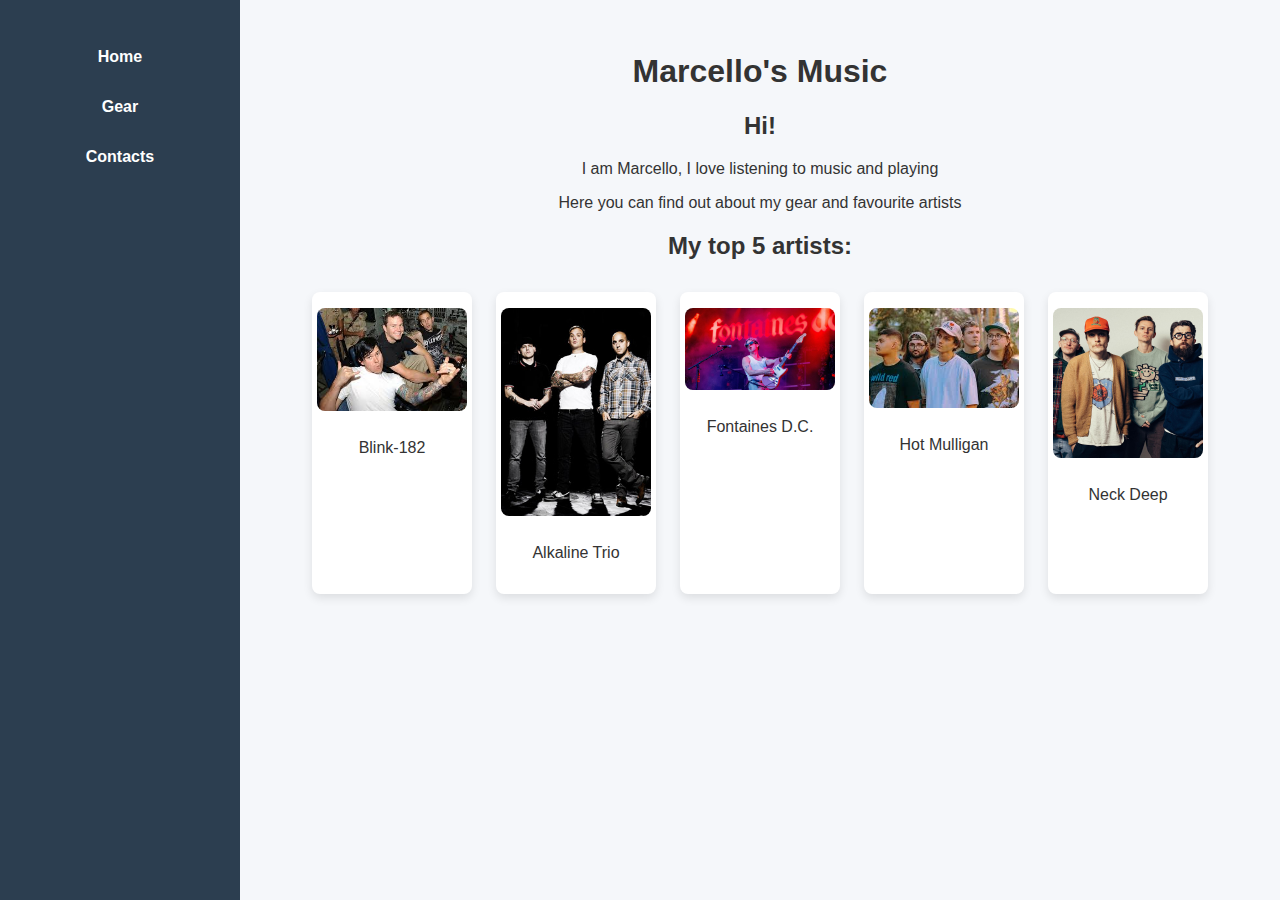
<file: www/index.html>
<!DOCTYPE html>
<html lang="it">
<head>
  <meta charset="UTF-8">
  <meta name="viewport" content="width=device-width, initial-scale=1.0">
  <title>Home</title>
  <link rel="stylesheet" href="css/general.css" />
  <link rel="stylesheet" href="css/index.css" />
</head>
<body>

  <nav>
    <a href="index.html">Home</a>
    <a href="gear.html">Gear</a>
    <a href="contact.html">Contacts</a>
  </nav>

  <div class="content">
    <main>
      <section class="intro">
        <h1>Marcello's Music</h1>
        <h2>Hi!</h2>
        <p>I am Marcello, I love listening to music and playing</p>
        <p>Here you can find out about my gear and favourite artists</p>
        <h2>My top 5 artists:</h2>
        <section class="artisti">
            <div class="artista">
                <a href="https://open.spotify.com/intl-it/artist/6FBDaR13swtiWwGhX1WQsP?si=UCAL_ovpQLeU3IBWQ0V4Qw" target="_blank">
                <img src="img/blink.jpg" alt="Blink-182">
                <p>Blink-182</p>
                </a>
            </div>
            <div class="artista">
                <a href="https://open.spotify.com/intl-it/artist/1aEYCT7t18aM3VvM6y8oVR?si=r6gQOtrmQfm1t0visdd-Gw" target="_blank">
                <img src="img/trio.jpg" alt="Alkaline Trio">
                <p>Alkaline Trio</p>
                </a>
            </div>
            <div class="artista">
                <a href="https://open.spotify.com/intl-it/artist/3SXwqSqAoBz9WCI9PDQzY6?si=K6Cwo4dmStS4xy0Z7t6DWg" target="_blank">
                <img src="img/fdc.jpg" alt="Fontaines D.C.">
                <p>Fontaines D.C.</p>
                </a>
            </div>
            <div class="artista">
                <a href="https://open.spotify.com/intl-it/artist/1lKZzN2d4IqiEYxyECIEHI?si=idosOc_8Qn25rUAHFFMkBg" target="_blank">
                <img src="img/hotmull.jpg" alt="Hot Mulligan">
                <p>Hot Mulligan</p>
                </a>
            </div>
            <div class="artista">
                <a href="https://open.spotify.com/intl-it/artist/2TM0qnbJH4QPhGMCdPt7fH?si=cqlNviuDSJ-FRwHcN6bxcg" target="_blank">
                <img src="img/neckdeep.jpg" alt="Neck Deep">
                <p>Neck Deep</p>
                </a>
            </div>
        </section>
      </section>
    </main>
  </div>
</body>
</html>
</file>
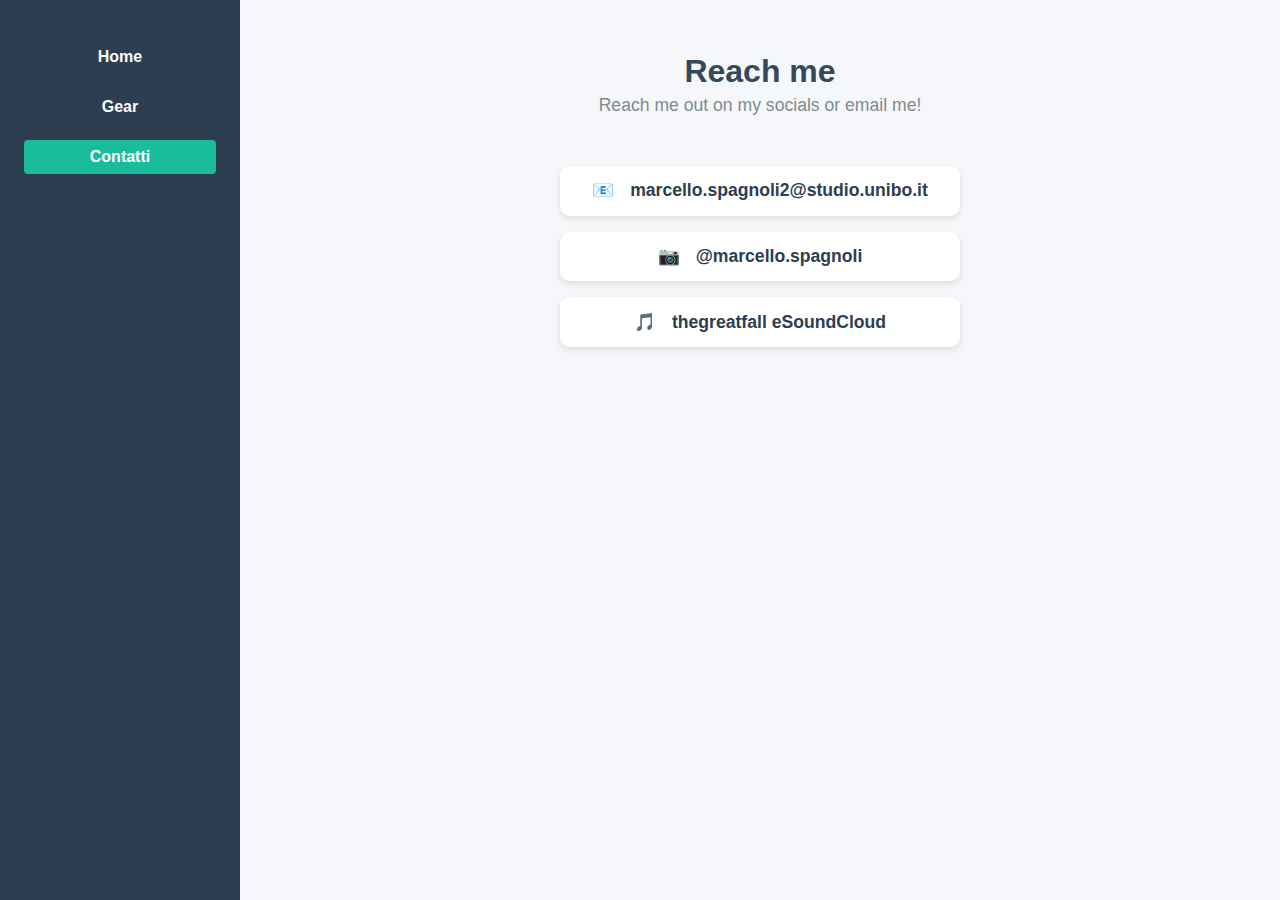
<file: www/contact.html>
<!DOCTYPE html>
<html lang="it">
<head>
  <meta charset="UTF-8" />
  <meta name="viewport" content="width=device-width, initial-scale=1" />
  <title>Contatti</title>
  <link rel="stylesheet" href="css/general.css" />
  <link rel="stylesheet" href="css/contact.css" />
</head>
<body>

  <nav>
    <a href="index.html">Home</a>
    <a href="gear.html">Gear</a>
    <a href="contact.html" class="active">Contatti</a>
  </nav>

  <div class="content">
    <header>
      <h1>Reach me</h1>
      <p>Reach me out on my socials or email me!</p>
    </header>
    <main>
      <ul class="contact-list">
        <li>
          <a href="mailto:marcello.spagnoli2@studio.unibo.it" class="contact-item">
            📧 <span>marcello.spagnoli2@studio.unibo.it</span>
          </a>
        </li>
        <li>
          <a href="https://www.instagram.com/marcello.spagnoli?igsh=MWl3M244MGVoNDF3Yg==" target="_blank" class="contact-item">
            📷 <span>@marcello.spagnoli</span>
          </a>
        </li>
        <li>
          <a href="https://on.soundcloud.com/l5kjTC1gSnBQubFqM4" target="_blank" class="contact-item">
            🎵 <span>thegreatfall eSoundCloud</span>
          </a>
        </li>
      </ul>
    </main>
  </div>

</body>
</html>
</file>
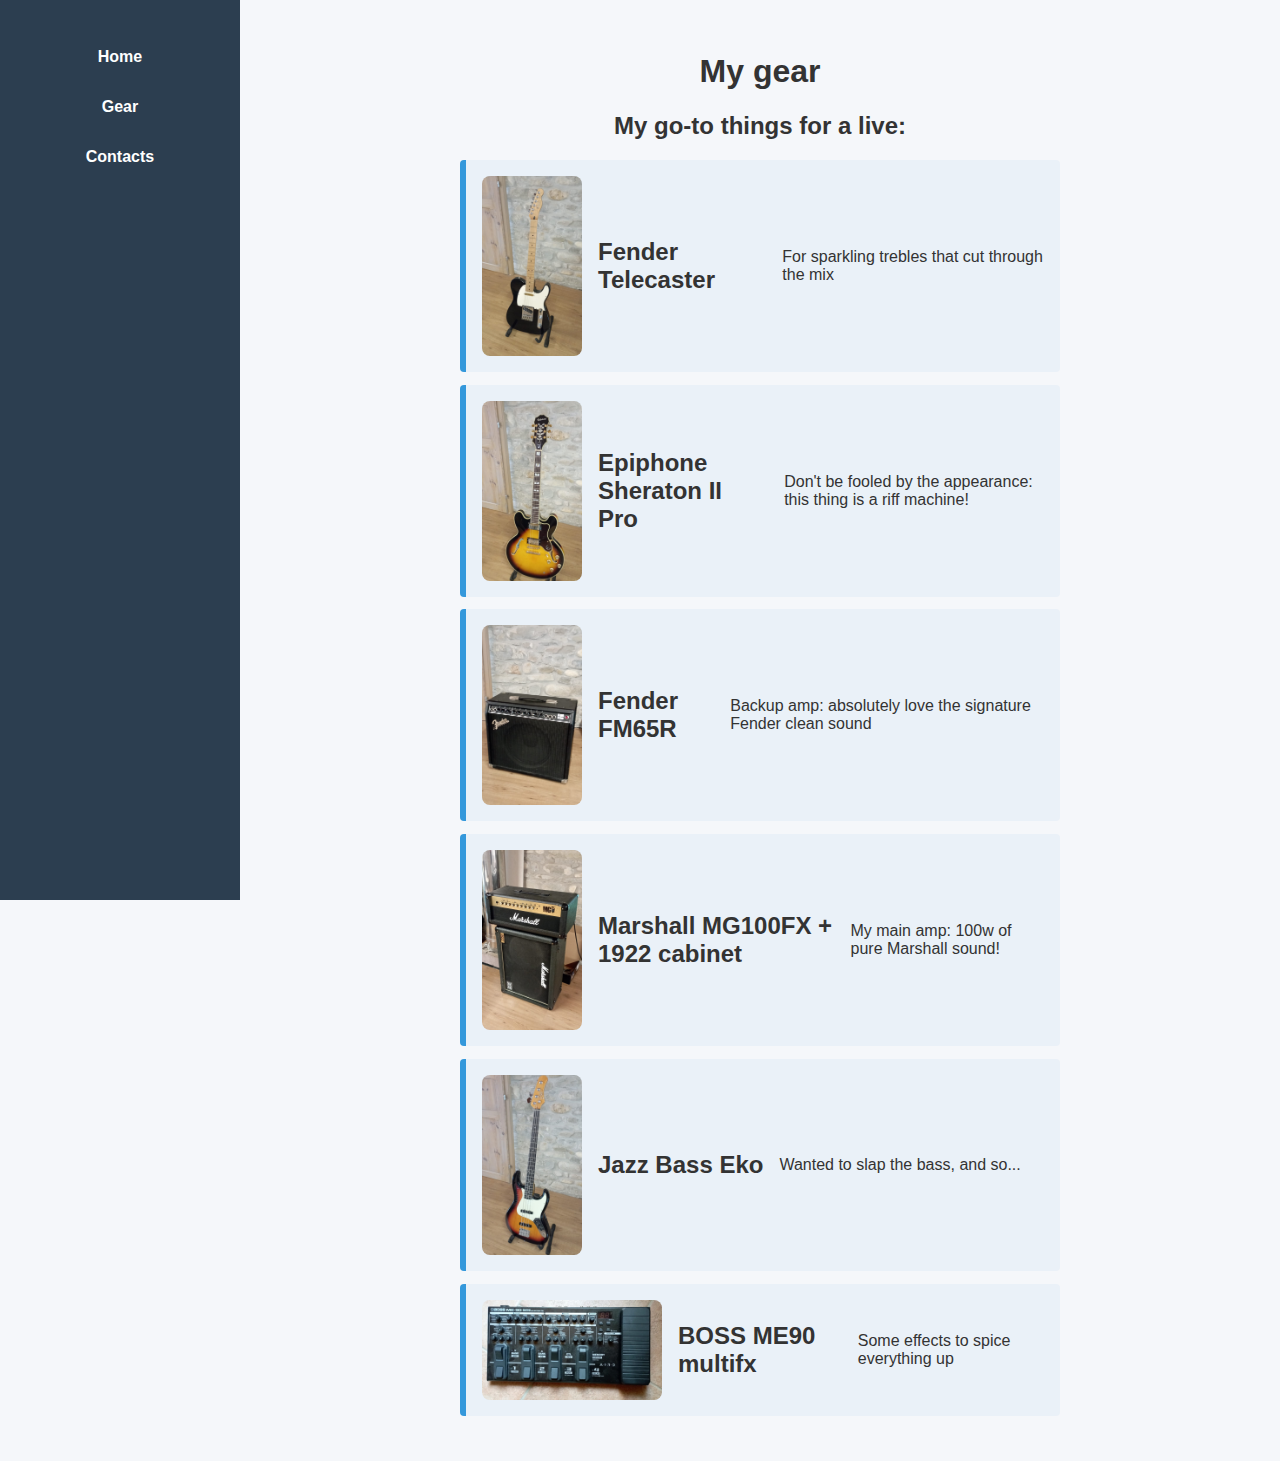
<file: www/gear.html>
<!DOCTYPE html>
<html lang="it">
<head>
  <meta charset="UTF-8">
  <meta name="viewport" content="width=device-width, initial-scale=1.0">
  <title>My gear</title>
  <link rel="stylesheet" href="css/general.css" />
  <link rel="stylesheet" href="css/gear.css" />
</head>
<body>
  
  <nav>
    <a href="index.html">Home</a>
    <a href="gear.html">Gear</a>
    <a href="contact.html">Contacts</a>
  </nav>

  <div class="content">
    <main>
      <h1>My gear</h1>
      <h2>My go-to things for a live:</h2>
      <ul class="strumenti">
           <li>
            <img src="img/tele.jpg" alt="Chitarra elettrica Fender Telecaster">
            <h2>Fender Telecaster</h2> 
            <p>For sparkling trebles that cut through the mix</p>
          </li>
          <li>
            <img src="img/epi.jpg" alt="Chitarra elettrica Epiphone Sheraton II Pro">
            <h2>Epiphone Sheraton II Pro</h2>
            <p>Don't be fooled by the appearance: this thing is a riff machine!</p>
          </li>
          <li>
            <img src="img/FM65R.jpg" alt="Amplificatore Fender FM65R">
            <h2>Fender FM65R</h2>
            <p>Backup amp: absolutely love the signature Fender clean sound</p>
          </li>
          <li>
            <img src="img/marsh.jpg" alt="Marshall MG100FX + 1922 cabinet">
            <h2>Marshall MG100FX + 1922 cabinet</h2>
            <p>My main amp: 100w of pure Marshall sound!</p>
          </li>
          <li>
            <img src="img/bass.jpg" alt="Jazz Bass Eko">
            <h2>Jazz Bass Eko</h2>
            <p>Wanted to slap the bass, and so...</p>
          </li>
          <li>
            <img src="img/me90.jpg" alt="BOSS ME90 multifx" class="horizontal">
            <h2>BOSS ME90 multifx</h2>
            <p>Some effects to spice everything up</p>
          </li>
        </ul>
    </main>
  </div>
</body>
</html>
</file>
<file: www/css/general.css>
* {
  box-sizing: border-box;
}

body {
  margin: 0;
  font-family: 'Segoe UI', sans-serif;
  background: #f5f7fa;
  color: #333;
  display: flex;
  min-height: 100vh;
}

/* Sidebar */
nav {
  width: 240px;
  background-color: #2c3e50;
  color: white;
  padding: 2rem 1.5rem;
  display: flex;
  flex-direction: column;
  align-items: center;  /* CENTRA i link verticalmente */
  position: fixed;
  top: 0;
  bottom: 0;
  text-align: center;   /* CENTRA il testo dentro nav */
}

nav a {
  color: white;
  text-decoration: none;
  margin: 0.5rem 0;
  font-weight: bold;
  transition: background 0.3s;
  padding: 0.5rem;
  border-radius: 4px;
  width: 100%;
  text-align: center;  /* CENTRA il testo dei link */
}

nav a:hover,
nav a.active {
  background-color: #1abc9c;
}

/* Area contenuto (tutto tranne la sidebar) */
.content {
  margin-left: 240px;
  flex-grow: 1;
  width: calc(100% - 240px);

  display: flex;
  flex-direction: column;
  align-items: center; /* CENTRA orizzontalmente tutto il contenuto */
  text-align: center;  /* CENTRA il testo all’interno */
  padding: 2rem;
}

/* Header */
header {
  width: 100%;
  margin-bottom: 1rem;
}

header h1 {
  margin-bottom: 0.3rem;
  font-weight: 700;
  color: #34495e;
}

header p {
  color: #7f8c8d;
  margin-top: 0;
  font-size: 1.1rem;
}

/* Main content */
main {
  width: 100%;
  animation: fadeIn 0.8s ease-in-out;
}

/* Animazioni */
@keyframes fadeIn {
  from { opacity: 0; transform: translateY(20px); }
  to { opacity: 1; transform: translateY(0); }
}

/* Responsive */
@media (max-width: 768px) {
  body {
    flex-direction: column;
  }

  nav {
    width: 100%;
    flex-direction: row;
    justify-content: space-around;
    position: relative;
    padding: 1rem 0;
  }

  .content {
    margin-left: 0;
    width: 100%;
    padding: 1rem;
  }

  header, main {
    padding: 1rem;
  }
}
</file>
<file: www/css/index.css>
/* Artisti */
.artisti {
  display: flex;
  gap: 1.5rem;
  flex-wrap: wrap; /* Per andare a capo su schermi piccoli */
  justify-content: center; /* CENTRA la riga di artisti */
  margin-top: 2rem;
}

.artista {
  width: 160px;
  background: white;
  border-radius: 8px;
  overflow: hidden;
  box-shadow: 0 4px 10px rgba(0, 0, 0, 0.1);
  transition: transform 0.2s ease;
  display: flex;
  flex-direction: column;
  align-items: center; /* CENTRA immagine e testo */
  text-align: center;  /* CENTRA testo */
  padding: 1rem 0;
}

.artista img {
  width: 150px;
  height: auto;
  border-radius: 8px;
  margin-bottom: 0.5rem;
}

.artista a {
  color: inherit;
  text-decoration: none;
  width: 100%;
}

.artista:hover {
  transform: scale(1.05);
}
</file>
<file: www/css/contact.css>
/* Contatti */

.contact-list {
  list-style: none;
  padding: 0;
  max-width: 400px;
  margin: 0 auto;
}

.contact-list li {
  margin: 1rem 0;
}

.contact-item {
  display: flex;
  align-items: center;
  gap: 1rem;
  background-color: #fff;
  padding: 0.9rem 1.2rem;
  border-radius: 10px;
  box-shadow: 0 3px 7px rgba(0,0,0,0.1);
  color: #2c3e50;
  font-weight: 600;
  font-size: 1.1rem;
  text-decoration: none;
  transition: background-color 0.3s ease, color 0.3s ease;
  justify-content: center;
}

.contact-item:hover {
  background-color: #1abc9c;
  color: white;
}
</file>
<file: www/css/gear.css>
/* Lista strumenti */
ul.strumenti {
  list-style: none;
  padding: 0;
  max-width: 600px;
  margin: 0 auto;
}

ul.strumenti li {
  background: #eaf1f8;
  margin: 0.8rem 0;
  padding: 1rem;
  border-left: 6px solid #3498db;
  border-radius: 4px;
  transition: transform 0.2s;

  display: flex;
  align-items: center;
  gap: 1rem;
  text-align: left;
}

ul.strumenti li:hover {
  transform: translateX(5px);
  background-color: #d6eaf8;
}

ul.strumenti li img {
  width: 100px;
  height: 180px;
  object-fit: cover;
  border-radius: 8px;
  flex-shrink: 0;
}

ul.strumenti li img.horizontal {
  width: 180px;
  height: 100px;
  object-fit: cover;
  border-radius: 8px;
  flex-shrink: 0;
}
</file>
